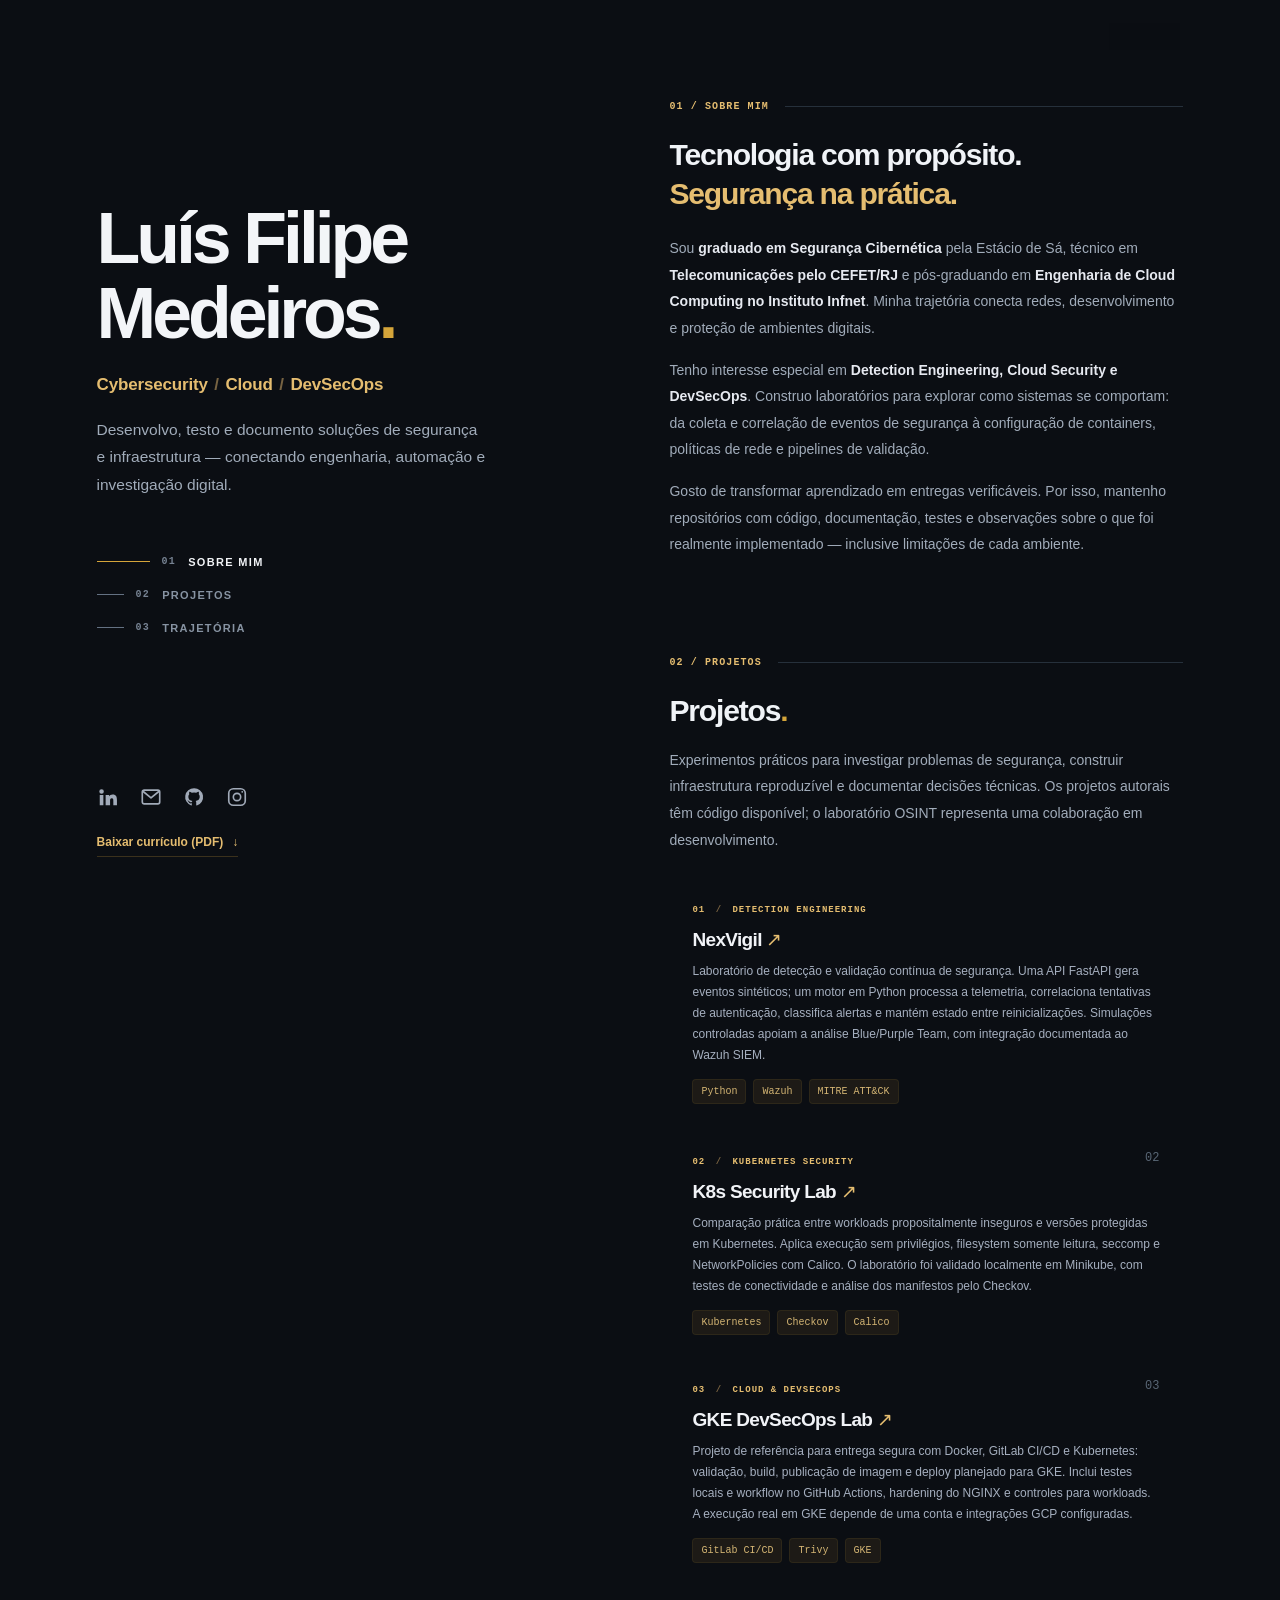
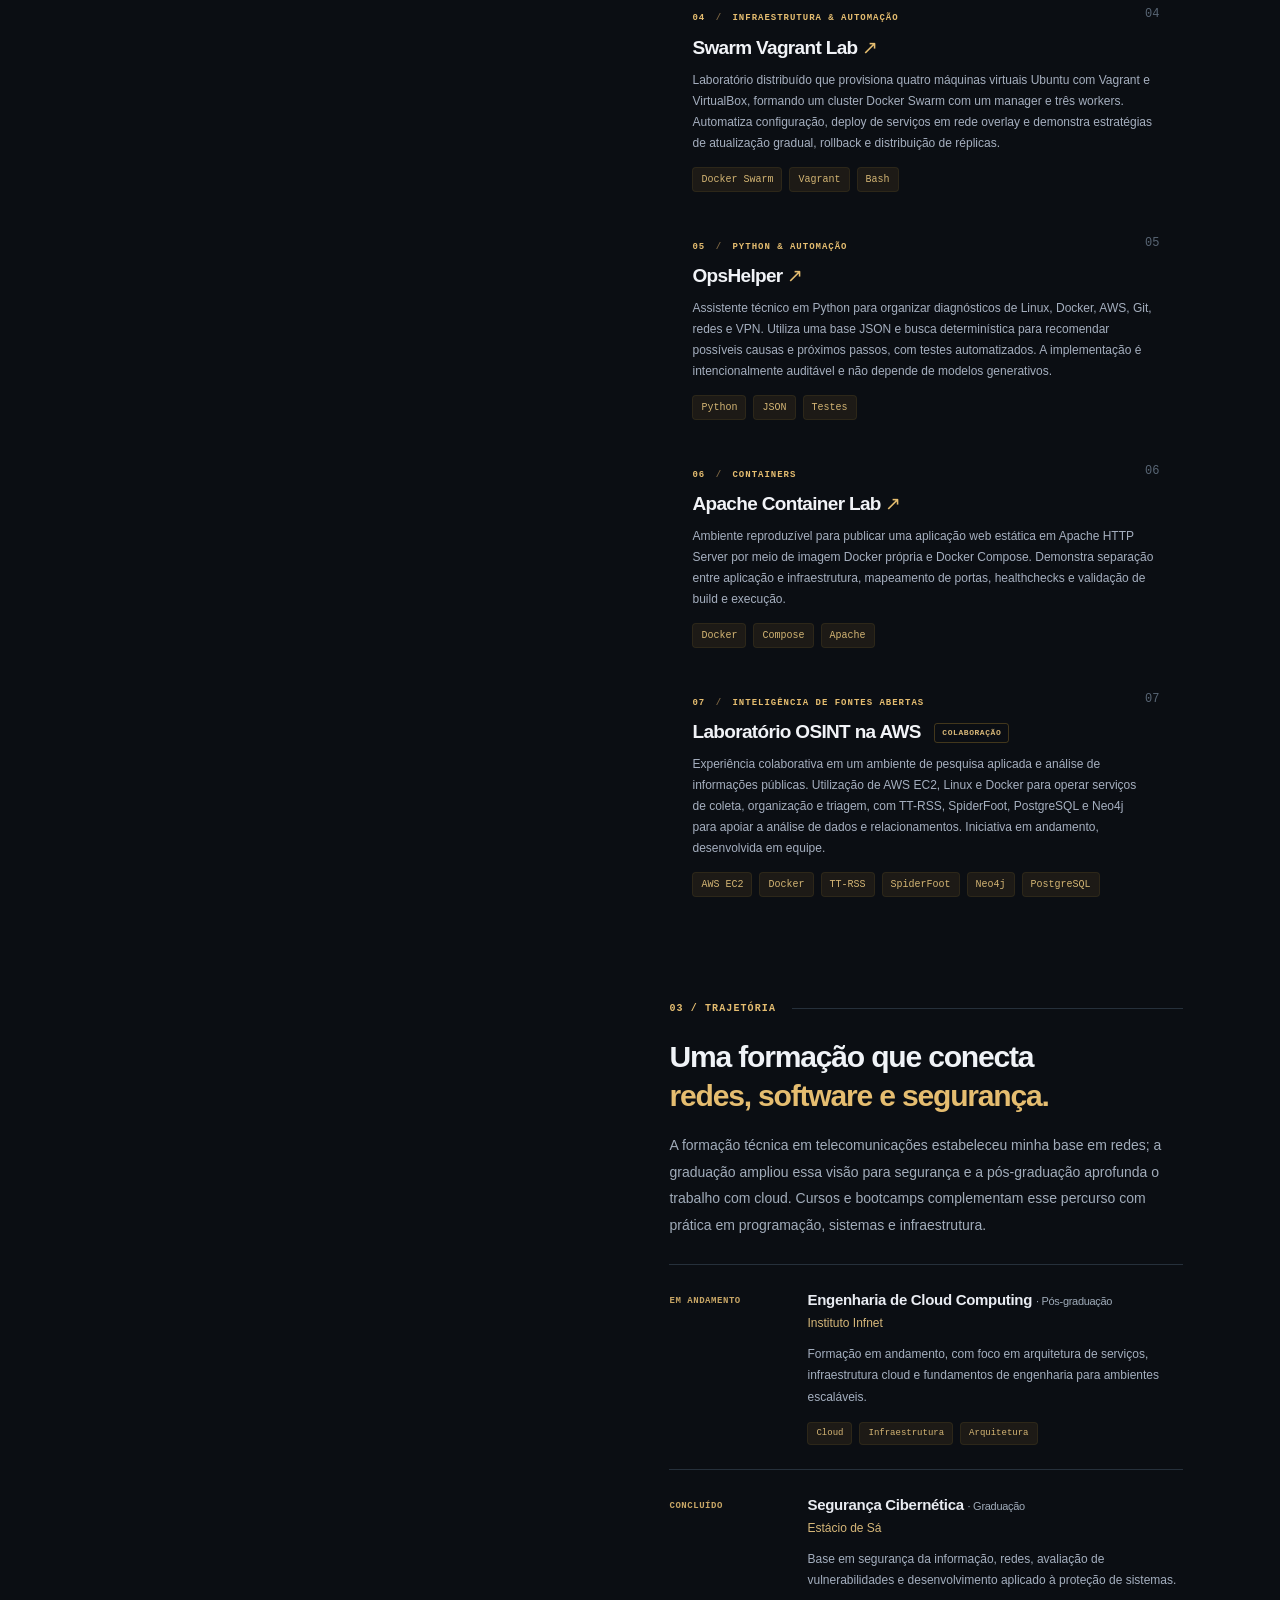
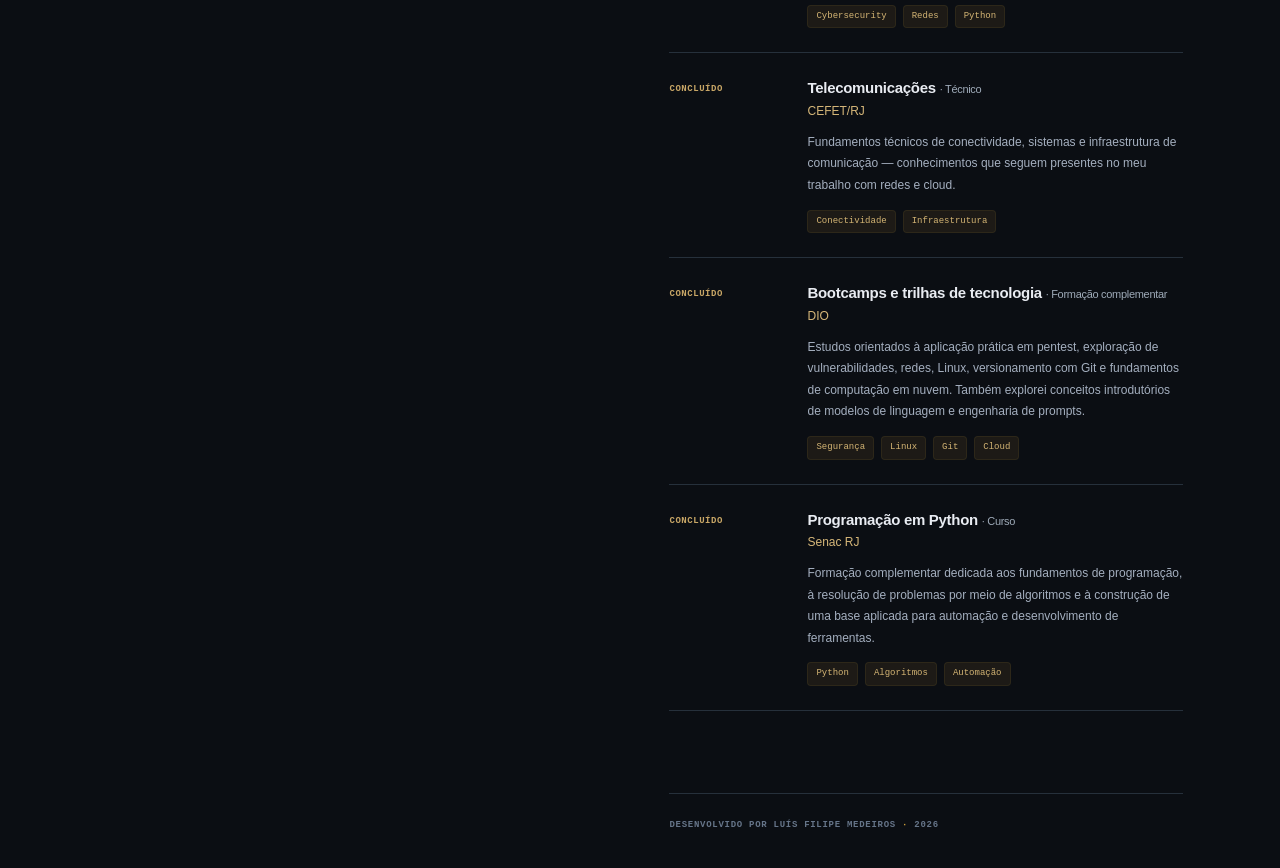
<file: index.html>
<!DOCTYPE html>
<html lang="pt-BR">
<head>
<meta charset="utf-8"/>
<meta content="width=device-width, initial-scale=1" name="viewport"/>
<meta content="#0b0e13" name="theme-color"/>
<meta content="Luís Filipe Medeiros — Cibersegurança, Cloud Computing e DevSecOps. Laboratórios, automação, investigação e projetos de infraestrutura." name="description"/>
<meta content="Luís Filipe Medeiros — Cybersecurity &amp; Cloud" property="og:title"/>
<meta content="Segurança, infraestrutura e automação. Explore os laboratórios e projetos de Luís Filipe Medeiros." property="og:description"/>
<title>Luís Filipe Medeiros | Cybersecurity · Cloud · DevSecOps</title>
<link href="assets/favicon.svg" rel="icon" type="image/svg+xml"/>
<style>
/* LF Cyber Editorial | shared styles for PT / EN */
:root{
  color-scheme:dark;
  --bg:#0b0e13; --surface:#141a23; --surface-hover:#19212d;
  --text:#e8edf5; --muted:#a1acba; --soft:#7f8d9f;
  --gold:#d5a53a; --gold-light:#e5bd70; --border:#26303b;
  font-family:Inter,ui-sans-serif,"Segoe UI",Arial,sans-serif;
}
*{box-sizing:border-box}
html{scroll-behavior:smooth;scroll-padding-top:30px}
body{margin:0;min-height:100vh;background:var(--bg);color:var(--text);-webkit-font-smoothing:antialiased;line-height:1.65}
a{color:inherit;text-decoration:none}
a:focus-visible{outline:2px solid var(--gold-light);outline-offset:4px;border-radius:3px}
::selection{background:var(--gold);color:#111}
.skip-link{position:fixed;left:1rem;top:-6rem;padding:.65rem 1rem;border-radius:4px;background:var(--gold);color:#111;z-index:20}
.skip-link:focus{top:1rem}
.pointer-glow{position:fixed;left:0;top:0;width:660px;height:660px;pointer-events:none;z-index:0;opacity:0;background:radial-gradient(circle,rgba(213,165,58,.13) 0%,rgba(213,165,58,.055) 30%,transparent 66%);transition:opacity .3s ease;transform:translate3d(-1000px,-1000px,0);will-change:transform}
.pointer-glow.is-visible{opacity:1}
.shell{position:relative;z-index:1;width:min(1220px,100%);padding:0 clamp(25px,5.2vw,78px);margin:0 auto}
.layout{display:grid;grid-template-columns:minmax(0,46%) minmax(0,54%);gap:clamp(34px,5.7vw,95px)}
.sidebar{position:sticky;top:0;align-self:start;display:flex;flex-direction:column;justify-content:center;height:100vh;height:100dvh;min-height:0;padding:0;overflow:hidden}
.identity{position:relative;transform:translateY(-26px)}
.micro-label{display:flex;align-items:center;gap:12px;color:var(--gold);font:700 10px/1.5 ui-monospace,SFMono-Regular,Consolas,monospace;letter-spacing:.15em;margin:0 0 24px}
.micro-rule{height:1px;width:29px;background:var(--gold)}
h1,h2,h3,p{margin-top:0}
h1{font-size:clamp(51px,5vw,74px);font-weight:800;line-height:1.08;letter-spacing:-.055em;color:#f3f5f8;margin:0 0 20px}
.gold-dot{color:var(--gold)}
.role{margin:0 0 18px;color:var(--gold-light);font-weight:600;font-size:clamp(14px,1.4vw,17px);line-height:1.55;letter-spacing:-.01em}
.role span{color:#776342;padding:0 2px}
.lead{font-size:15.5px;line-height:1.78;color:var(--muted);max-width:390px;margin:0}
.side-nav{display:flex;flex-direction:column;align-items:flex-start;gap:15px;margin-top:54px}
.side-nav a{display:flex;align-items:center;gap:12px;color:#8793a2;font-size:11px;font-weight:700;letter-spacing:.12em;text-transform:uppercase;transition:color .2s ease}
.side-nav a .line{width:27px;height:1px;background:#647182;transition:width .25s ease,background .25s ease}
.side-nav a .nav-num{font:600 10px/1 ui-monospace,Consolas,monospace;color:#768292}
.side-nav a:hover,.side-nav a.active{color:#f1f3f6}
.side-nav a:hover .line,.side-nav a.active .line{width:53px;background:var(--gold)}
.sidebar-bottom{position:absolute;left:0;bottom:clamp(25px,4.8vh,54px);padding-top:0}
.socials{display:flex;gap:20px;align-items:center;margin:0 0 20px}
.socials a{display:flex;align-items:center;justify-content:center;height:23px;width:23px;color:#a1aab8;transition:color .2s ease,transform .2s ease}
.socials a:hover{color:var(--gold-light);transform:translateY(-2px)}
.socials svg{width:22px;height:22px;stroke:currentColor;stroke-width:1.8;stroke-linecap:round;stroke-linejoin:round;fill:none}
.socials a:nth-child(1) svg,.socials a:nth-child(3) svg{stroke:none;fill:currentColor}
.socials svg .dot{fill:currentColor;stroke:none}
.resume-link{font-size:12px;color:var(--gold-light);font-weight:600;border-bottom:1px solid rgba(213,165,58,.24);padding-bottom:3px;transition:border-color .2s}
.resume-link span{padding-left:4px;display:inline-block;transition:transform .2s}
.resume-link:hover{border-color:var(--gold-light)}
.resume-link:hover span{transform:translate(2px,-2px)}
.content{min-width:0;padding:clamp(62px,11vh,112px) 0 0}
.section{padding:0 0 82px;scroll-margin-top:40px}
.section-label{display:flex;align-items:center;gap:16px;color:var(--gold-light);font:700 10px/1.5 ui-monospace,SFMono-Regular,Consolas,monospace;letter-spacing:.11em;margin-bottom:21px;white-space:nowrap}
.label-line{flex:1;height:1px;background:var(--border)}
.section h2{font-size:clamp(27px,2.35vw,35px);font-weight:740;line-height:1.3;letter-spacing:-.04em;margin:0 0 22px;color:#f0f3f7}
.section h2 em{font-style:normal;color:var(--gold-light)}
.prose p,.section-description{font-size:14px;line-height:1.9;color:var(--muted);margin:0 0 15px}
.prose strong{font-weight:650;color:#e6e9f0}
.section-description{margin-top:-5px;margin-bottom:26px}
.projects-list{display:grid;gap:12px}
.project{position:relative;display:flex;align-items:center;overflow:hidden;padding:21px 23px;min-height:175px;background:rgba(20,26,35,.78);border:1px solid var(--border);border-radius:7px;isolation:isolate;transition:transform .22s ease,border-color .22s ease,background .22s ease}
a.project:hover{transform:translateY(-2px);background:rgba(27,34,46,.94);border-color:rgba(213,165,58,.55)}
.project-copy{min-width:0;position:relative;z-index:1}
.project.featured{min-height:222px;background:linear-gradient(120deg,rgba(24,30,39,.98),rgba(19,25,34,.83));border-color:rgba(189,147,80,.4)}
.featured .project-copy{max-width:100%}
.project-category{font:700 9px/1.5 ui-monospace,SFMono-Regular,Consolas,monospace;letter-spacing:.11em;color:var(--gold-light);margin-bottom:9px}
.project-category span{padding:0 4px;color:#7b6542}
.project h3{color:#f1f3f7;font-size:19px;line-height:1.4;font-weight:730;letter-spacing:-.035em;margin:0 0 8px}
.external-arrow{font-size:19px;font-weight:400;color:var(--gold-light);display:inline-block;transform:translate(0,0);transition:transform .2s ease}
a.project:hover .external-arrow{transform:translate(3px,-3px)}
.project p{font-size:12px;line-height:1.75;color:#a5afbf;margin:0 0 13px}
.tags{display:flex;gap:7px;flex-wrap:wrap}
.tags span{font:500 10px/1.3 ui-monospace,Consolas,monospace;background:rgba(213,165,58,.085);color:#d4b574;border:1px solid rgba(213,165,58,.09);padding:5px 8px;border-radius:4px;white-space:nowrap}
.project-number{position:absolute;right:23px;top:17px;color:#596675;font:400 12px/1 ui-monospace,Consolas,monospace}
.project.collaborative{min-height:190px;border-color:rgba(213,165,58,.26);background:rgba(20,26,35,.62)}
.project.collaborative .project-copy{padding-right:10px}
.collab-label{display:inline-flex;align-items:center;vertical-align:middle;margin-left:9px;padding:4px 7px;border:1px solid rgba(213,165,58,.27);border-radius:3px;color:#d7b778;font:700 8px/1.2 ui-monospace,Consolas,monospace;letter-spacing:.07em;white-space:nowrap}
.journey .section-description{margin-bottom:26px}
.timeline{border-top:1px solid var(--border)}
.timeline-date{text-transform:uppercase;white-space:nowrap}
.timeline-entry{display:grid;grid-template-columns:118px minmax(0,1fr);gap:20px;padding:24px 0;border-bottom:1px solid var(--border);transition:background .2s}
.timeline-date{color:#c8a666;letter-spacing:.06em;font:650 9px/1.6 ui-monospace,Consolas,monospace;padding-top:5px}
.timeline-body h3{font-size:15px;font-weight:720;letter-spacing:-.02em;line-height:1.45;margin:0 0 2px;color:#e9ecf2}
.timeline-kind{font-size:11px;color:#9fabb9;font-weight:450;white-space:normal}
.timeline-organization{color:#d6b779!important;font-size:12px!important;margin-bottom:9px!important}
.timeline-body p{font-size:12px;line-height:1.8;color:#a4afbf;margin:0 0 13px}
.timeline-body .tags span{font-size:9px}
.collaboration{margin-top:21px;border:1px solid rgba(178,141,81,.26);border-radius:7px;background:rgba(20,26,35,.8);padding:21px 23px}
.collab-top{display:flex;align-items:center;gap:10px;color:var(--gold-light);font:700 9px/1.5 ui-monospace,Consolas,monospace;letter-spacing:.11em;margin-bottom:9px}
.collab-mark{font-size:18px;font-weight:400}
.collaboration h3{font-size:17px;line-height:1.4;margin:0 0 8px}
.collaboration p{font-size:12px;line-height:1.8;color:#a4afbf;margin:0 0 13px}
.footer{padding:23px 0 35px;border-top:1px solid var(--border);font:600 9px/1.8 ui-monospace,Consolas,monospace;letter-spacing:.08em;color:#667589}
.footer span{color:var(--gold)}
/* Cyber Editorial: cards that are invisible until interaction. */
.projects-list{display:grid;gap:5px}
.project,.project.featured,.project.collaborative{
  min-height:0;padding:21px 22px;background:transparent;border:1px solid transparent;
  border-radius:7px;transform:translateY(0);transition:background .24s ease,border-color .24s ease,opacity .24s ease,filter .24s ease,transform .24s ease;
}
.project.featured{padding-top:24px;padding-bottom:24px}
.project:is(:hover,:focus-visible),.project.featured:is(:hover,:focus-visible),.project.collaborative:hover{
  background:rgba(30,38,50,.82);border-color:rgba(213,165,58,.20);transform:translateY(-2px);
}
.projects-list:has(.project:hover) .project:not(:hover),
.projects-list:has(.project:focus-visible) .project:not(:focus-visible){opacity:.44;filter:blur(.65px)}
.project.collaborative{cursor:default}
@media(hover:none){.projects-list .project{opacity:1!important;filter:none!important}}
@media(max-width:1100px){
  .shell{padding:0 40px}.layout{grid-template-columns:minmax(0,43%) minmax(0,57%);gap:43px}
  h1{font-size:clamp(42px,4.5vw,56px)}.role{font-size:13px}
  .lead{font-size:14px}.featured .project-copy{max-width:100%}
}
@media(max-width:850px){
  .shell{padding:0 clamp(22px,6vw,52px)}.layout{display:block}
  .sidebar{position:static;min-height:0;height:auto;padding:76px 0 53px;justify-content:flex-start;overflow:visible}
  .identity{transform:none}
  .micro-label{margin-bottom:18px}h1{font-size:clamp(45px,8vw,64px)}
  .role{font-size:15px}.lead{max-width:620px;font-size:14px}
  .side-nav{display:none}.sidebar-bottom{position:static;padding-top:31px}.socials{margin-bottom:16px}
  .content{padding:0}.section{padding-bottom:76px;scroll-margin-top:70px}
  .section-label{margin-bottom:18px}
  .section.about{padding-top:0}
  .pointer-glow{display:none}
}
@media(max-width:520px){
  .shell{padding:0 23px}.sidebar{padding-top:59px;padding-bottom:49px}
  h1{font-size:clamp(42px,10vw,54px)}.role{font-size:13px}
  .section h2{font-size:27px}.prose p{font-size:13.5px}
  .project{padding:21px 19px;min-height:0}.project.featured{min-height:0}
  .featured .project-copy{max-width:100%}
  .timeline-entry{grid-template-columns:1fr;gap:6px;padding:20px 0}.timeline-date{padding:0}
  .collaboration{padding:20px 18px}
}
@media(prefers-reduced-motion:reduce){
  html{scroll-behavior:auto}
  *,*::before,*::after{animation:none!important;transition:none!important}
  .pointer-glow{display:none}
}
/* Desktop sidebar height: always exactly one viewport, no delayed sticky shift. */
@media (min-width:851px) and (max-height:740px){
  .sidebar{padding-top:0;padding-bottom:0}
  .micro-label{margin-bottom:12px}h1{font-size:clamp(39px,4vw,56px);margin-bottom:12px}
  .role{margin-bottom:10px}.lead{font-size:12px;line-height:1.6}
  .side-nav{margin-top:20px;gap:10px}.sidebar-bottom{padding-top:12px}
  .socials{margin-bottom:10px}
  .identity{transform:translateY(-7px)}
}
@media (min-width:851px) and (max-height:530px){
  .sidebar{padding-top:0;padding-bottom:0}
  .micro-label{margin-bottom:6px}h1{font-size:37px;margin-bottom:7px}
  .role{font-size:11px;margin-bottom:6px}.lead{font-size:11px;line-height:1.4}
  .side-nav{margin-top:10px;gap:5px}.sidebar-bottom{bottom:10px}.socials{margin-bottom:7px}
  .identity{transform:none}
}
/* v3.4: editorial name hierarchy + compact language selector */
@media (min-width:1101px){
  h1{font-size:clamp(70px,5.6vw,86px);line-height:1.05;letter-spacing:-.057em}
  .identity{transform:translateY(-31px)}
}
@media (min-width:851px) and (max-width:1100px){
  h1{font-size:clamp(47px,5.3vw,63px);line-height:1.06}
  .identity{transform:translateY(-25px)}
}
@media (min-width:851px) and (max-height:740px){
  h1{font-size:clamp(43px,4.6vw,61px)}
  .identity{transform:translateY(-7px)}
}
@media (min-width:851px) and (max-height:530px){
  h1{font-size:37px}
  .identity{transform:none}
}
.lang-switch{position:fixed;z-index:10;top:23px;right:max(24px,calc((100vw - 1220px)/2 + 70px));display:flex;align-items:center;gap:8px;padding:5px 9px;background:rgba(11,14,19,.8);border:1px solid rgba(213,165,58,.13);border-radius:5px;backdrop-filter:blur(8px);font:700 10px/1.5 ui-monospace,Consolas,monospace;letter-spacing:.08em}
.lang-switch a{color:#8e9bac;transition:color .2s ease}
.lang-switch a[aria-current="page"],.lang-switch a:hover{color:var(--gold-light)}
.lang-switch span{color:#596475}
.lang-switch a:focus-visible{outline-offset:3px}
.resume-link{display:inline-flex;align-items:center;gap:5px}
@media(max-width:850px){.lang-switch{top:17px;right:21px}.identity{transform:none}}
@media(max-width:520px){.lang-switch{top:14px;right:15px}}

</style>
</head>
<body>
<nav aria-label="Selecionar idioma" class="lang-switch"><a aria-current="page" href="index.html" hreflang="pt-BR" lang="pt-BR">PT</a><span aria-hidden="true">/</span><a href="en/index.html" hreflang="en" lang="en">EN</a></nav><a class="skip-link" href="#conteudo">Ir para o conteúdo</a>
<div aria-hidden="true" class="pointer-glow"></div>
<div class="shell">
<div class="layout">
<header class="sidebar" id="inicio">
<div class="identity">
<h1>Luís Filipe<br/><span>Medeiros<span class="gold-dot">.</span></span></h1>
<h2 class="role">Cybersecurity <span>/</span> Cloud <span>/</span> DevSecOps</h2>
<p class="lead">Desenvolvo, testo e documento soluções de segurança e infraestrutura — conectando engenharia, automação e investigação digital.</p>
<nav aria-label="Navegação principal" class="side-nav">
<a aria-current="location" class="active" href="#sobre"><span class="line"></span><span class="nav-num">01</span><span>Sobre mim</span></a>
<a href="#projetos"><span class="line"></span><span class="nav-num">02</span><span>Projetos</span></a>
<a href="#trajetoria"><span class="line"></span><span class="nav-num">03</span><span>Trajetória</span></a>
</nav>
</div>
<div class="sidebar-bottom">
<div aria-label="Redes e contato" class="socials">
<a aria-label="LinkedIn" href="https://www.linkedin.com/in/luis-filipe-medeiros" rel="noopener noreferrer" target="_blank" title="LinkedIn">
<svg aria-hidden="true" viewbox="0 0 24 24"><path d="M4.98 3.5a2.48 2.48 0 1 0 0 4.96 2.48 2.48 0 0 0 0-4.96ZM3 9.76h3.96V21H3zM9.42 9.76h3.8v1.54h.05c.53-.97 1.82-1.99 3.75-1.99 4.01 0 4.75 2.64 4.75 6.08V21h-3.96v-4.96c0-1.18-.02-2.69-1.64-2.69-1.65 0-1.91 1.28-1.91 2.61V21H9.42z"></path></svg>
</a>
<a aria-label="Enviar e-mail" href="mailto:lfmedeiros.rj@gmail.com" title="E-mail">
<svg aria-hidden="true" viewbox="0 0 24 24"><rect height="15" rx="2" width="19" x="2.5" y="4.5"></rect><path d="m3.5 6 8.5 7 8.5-7"></path></svg>
</a>
<a aria-label="GitHub" href="https://github.com/lfmos" rel="noopener noreferrer" target="_blank" title="GitHub">
<svg aria-hidden="true" viewbox="0 0 24 24"><path d="M12 2.4a9.65 9.65 0 0 0-3.05 18.8c.49.09.66-.21.66-.47v-1.82c-2.69.58-3.26-1.14-3.26-1.14-.44-1.12-1.07-1.41-1.07-1.41-.88-.6.07-.59.07-.59.97.07 1.48 1 1.48 1 .86 1.47 2.27 1.05 2.82.81.09-.63.33-1.05.61-1.29-2.15-.24-4.41-1.07-4.41-4.78 0-1.06.38-1.92 1-2.6-.1-.24-.43-1.23.1-2.56 0 0 .82-.26 2.66 1a9.25 9.25 0 0 1 4.84 0c1.85-1.26 2.66-1 2.66-1 .53 1.33.2 2.32.1 2.56.62.68 1 1.54 1 2.6 0 3.72-2.26 4.53-4.43 4.77.34.3.65.9.65 1.82v2.7c0 .26.18.57.67.47A9.65 9.65 0 0 0 12 2.4Z"></path></svg>
</a>

<a aria-label="Instagram" href="https://www.instagram.com/luisfilipe_ms/" rel="noopener noreferrer" target="_blank" title="Instagram">
<svg aria-hidden="true" viewbox="0 0 24 24"><rect height="18" rx="5" width="18" x="3" y="3"></rect><circle cx="12" cy="12" r="4"></circle><circle class="dot" cx="17.7" cy="6.4" r="1"></circle></svg>
</a>
</div>
<a aria-label="Baixar currículo em português (PDF, 2 páginas)" class="resume-link" download="Luis_Filipe_Medeiros_Curriculo_PT.pdf" href="assets/curriculo-luis-filipe-pt.pdf">Baixar currículo (PDF) <span aria-hidden="true">↓</span></a>
</div>
</header>
<main class="content" id="conteudo">
<section aria-labelledby="sobre-titulo" class="section about" id="sobre">
<div class="section-label"><span>01 / SOBRE MIM</span><span class="label-line"></span></div>
<h2 id="sobre-titulo">Tecnologia com propósito.<br/><em>Segurança na prática.</em></h2>
<div class="prose">
<p>Sou <strong>graduado em Segurança Cibernética</strong> pela Estácio de Sá, técnico em <strong>Telecomunicações pelo CEFET/RJ</strong> e pós-graduando em <strong>Engenharia de Cloud Computing no Instituto Infnet</strong>. Minha trajetória conecta redes, desenvolvimento e proteção de ambientes digitais.</p>
<p>Tenho interesse especial em <strong>Detection Engineering, Cloud Security e DevSecOps</strong>. Construo laboratórios para explorar como sistemas se comportam: da coleta e correlação de eventos de segurança à configuração de containers, políticas de rede e pipelines de validação.</p>
<p>Gosto de transformar aprendizado em entregas verificáveis. Por isso, mantenho repositórios com código, documentação, testes e observações sobre o que foi realmente implementado — inclusive limitações de cada ambiente.</p>
</div>
</section>
<section aria-labelledby="projetos-titulo" class="section projects" id="projetos">
<div class="section-label"><span>02 / PROJETOS</span><span class="label-line"></span></div>
<h2 id="projetos-titulo">Projetos<span class="gold-dot">.</span></h2>
<p class="section-description">Experimentos práticos para investigar problemas de segurança, construir infraestrutura reproduzível e documentar decisões técnicas. Os projetos autorais têm código disponível; o laboratório OSINT representa uma colaboração em desenvolvimento.</p>
<div class="projects-list">
<a aria-label="Abrir NexVigil no GitHub" class="project featured" href="https://github.com/lfmos/Nexvigil" rel="noopener noreferrer" target="_blank">
<div class="project-copy">
<div class="project-category">01 <span>/</span> DETECTION ENGINEERING</div>
<h3>NexVigil <span aria-hidden="true" class="external-arrow">↗</span></h3>
<p>Laboratório de detecção e validação contínua de segurança. Uma API FastAPI gera eventos sintéticos; um motor em Python processa a telemetria, correlaciona tentativas de autenticação, classifica alertas e mantém estado entre reinicializações. Simulações controladas apoiam a análise Blue/Purple Team, com integração documentada ao Wazuh SIEM.</p>
<div class="tags"><span>Python</span><span>Wazuh</span><span>MITRE ATT&amp;CK</span></div>
</div>
</a>
<a class="project" href="https://github.com/lfmos/k8s-security-lab" rel="noopener noreferrer" target="_blank">
<div class="project-copy"><div class="project-category">02 <span>/</span> KUBERNETES SECURITY</div><h3>K8s Security Lab <span aria-hidden="true" class="external-arrow">↗</span></h3>
<p>Comparação prática entre workloads propositalmente inseguros e versões protegidas em Kubernetes. Aplica execução sem privilégios, filesystem somente leitura, seccomp e NetworkPolicies com Calico. O laboratório foi validado localmente em Minikube, com testes de conectividade e análise dos manifestos pelo Checkov.</p>
<div class="tags"><span>Kubernetes</span><span>Checkov</span><span>Calico</span></div></div>
<span aria-hidden="true" class="project-number">02</span>
</a>
<a class="project" href="https://github.com/lfmos/gke-devsecops-lab" rel="noopener noreferrer" target="_blank">
<div class="project-copy"><div class="project-category">03 <span>/</span> CLOUD &amp; DEVSECOPS</div><h3>GKE DevSecOps Lab <span aria-hidden="true" class="external-arrow">↗</span></h3>
<p>Projeto de referência para entrega segura com Docker, GitLab CI/CD e Kubernetes: validação, build, publicação de imagem e deploy planejado para GKE. Inclui testes locais e workflow no GitHub Actions, hardening do NGINX e controles para workloads. A execução real em GKE depende de uma conta e integrações GCP configuradas.</p>
<div class="tags"><span>GitLab CI/CD</span><span>Trivy</span><span>GKE</span></div></div>
<span aria-hidden="true" class="project-number">03</span>
</a>
<a class="project" href="https://github.com/lfmos/swarm-vagrant-lab" rel="noopener noreferrer" target="_blank">
<div class="project-copy"><div class="project-category">04 <span>/</span> INFRAESTRUTURA &amp; AUTOMAÇÃO</div><h3>Swarm Vagrant Lab <span aria-hidden="true" class="external-arrow">↗</span></h3>
<p>Laboratório distribuído que provisiona quatro máquinas virtuais Ubuntu com Vagrant e VirtualBox, formando um cluster Docker Swarm com um manager e três workers. Automatiza configuração, deploy de serviços em rede overlay e demonstra estratégias de atualização gradual, rollback e distribuição de réplicas.</p>
<div class="tags"><span>Docker Swarm</span><span>Vagrant</span><span>Bash</span></div></div>
<span aria-hidden="true" class="project-number">04</span>
</a>
<a class="project" href="https://github.com/lfmos/opshelper" rel="noopener noreferrer" target="_blank">
<div class="project-copy"><div class="project-category">05 <span>/</span> PYTHON &amp; AUTOMAÇÃO</div><h3>OpsHelper <span aria-hidden="true" class="external-arrow">↗</span></h3>
<p>Assistente técnico em Python para organizar diagnósticos de Linux, Docker, AWS, Git, redes e VPN. Utiliza uma base JSON e busca determinística para recomendar possíveis causas e próximos passos, com testes automatizados. A implementação é intencionalmente auditável e não depende de modelos generativos.</p>
<div class="tags"><span>Python</span><span>JSON</span><span>Testes</span></div></div>
<span aria-hidden="true" class="project-number">05</span>
</a>
<a class="project" href="https://github.com/lfmos/apache-container-lab" rel="noopener noreferrer" target="_blank">
<div class="project-copy"><div class="project-category">06 <span>/</span> CONTAINERS</div><h3>Apache Container Lab <span aria-hidden="true" class="external-arrow">↗</span></h3>
<p>Ambiente reproduzível para publicar uma aplicação web estática em Apache HTTP Server por meio de imagem Docker própria e Docker Compose. Demonstra separação entre aplicação e infraestrutura, mapeamento de portas, healthchecks e validação de build e execução.</p>
<div class="tags"><span>Docker</span><span>Compose</span><span>Apache</span></div></div>
<span aria-hidden="true" class="project-number">06</span>
</a>
<article aria-label="Laboratório OSINT na AWS, participação colaborativa em andamento" class="project collaborative">
<div class="project-copy">
<div class="project-category">07 <span>/</span> INTELIGÊNCIA DE FONTES ABERTAS</div>
<h3>Laboratório OSINT na AWS <span class="collab-label">COLABORAÇÃO</span></h3>
<p>Experiência colaborativa em um ambiente de pesquisa aplicada e análise de informações públicas. Utilização de AWS EC2, Linux e Docker para operar serviços de coleta, organização e triagem, com TT-RSS, SpiderFoot, PostgreSQL e Neo4j para apoiar a análise de dados e relacionamentos. Iniciativa em andamento, desenvolvida em equipe.</p>
<div class="tags"><span>AWS EC2</span><span>Docker</span><span>TT-RSS</span><span>SpiderFoot</span><span>Neo4j</span><span>PostgreSQL</span></div>
</div>
<span aria-hidden="true" class="project-number">07</span>
</article>
</div>
</section>
<section aria-labelledby="trajetoria-titulo" class="section journey" id="trajetoria">
<div class="section-label"><span>03 / TRAJETÓRIA</span><span class="label-line"></span></div>
<h2 id="trajetoria-titulo">Uma formação que conecta<br/><em>redes, software e segurança.</em></h2>
<p class="section-description">A formação técnica em telecomunicações estabeleceu minha base em redes; a graduação ampliou essa visão para segurança e a pós-graduação aprofunda o trabalho com cloud. Cursos e bootcamps complementam esse percurso com prática em programação, sistemas e infraestrutura.</p>
<div aria-label="Formação acadêmica" class="timeline">
<article class="timeline-entry">
<span class="timeline-date">EM ANDAMENTO</span>
<div class="timeline-body"><h3>Engenharia de Cloud Computing <span class="timeline-kind">· Pós-graduação</span></h3><p class="timeline-organization">Instituto Infnet</p><p>Formação em andamento, com foco em arquitetura de serviços, infraestrutura cloud e fundamentos de engenharia para ambientes escaláveis.</p><div class="tags"><span>Cloud</span><span>Infraestrutura</span><span>Arquitetura</span></div></div>
</article>
<article class="timeline-entry">
<span class="timeline-date">CONCLUÍDO</span>
<div class="timeline-body"><h3>Segurança Cibernética <span class="timeline-kind">· Graduação</span></h3><p class="timeline-organization">Estácio de Sá</p><p>Base em segurança da informação, redes, avaliação de vulnerabilidades e desenvolvimento aplicado à proteção de sistemas.</p><div class="tags"><span>Cybersecurity</span><span>Redes</span><span>Python</span></div></div>
</article>
<article class="timeline-entry">
<span class="timeline-date">CONCLUÍDO</span>
<div class="timeline-body"><h3>Telecomunicações <span class="timeline-kind">· Técnico</span></h3><p class="timeline-organization">CEFET/RJ</p><p>Fundamentos técnicos de conectividade, sistemas e infraestrutura de comunicação — conhecimentos que seguem presentes no meu trabalho com redes e cloud.</p><div class="tags"><span>Conectividade</span><span>Infraestrutura</span></div></div>
</article>
<article class="timeline-entry">
<span class="timeline-date">CONCLUÍDO</span>
<div class="timeline-body"><h3>Bootcamps e trilhas de tecnologia <span class="timeline-kind">· Formação complementar</span></h3><p class="timeline-organization">DIO</p><p>Estudos orientados à aplicação prática em pentest, exploração de vulnerabilidades, redes, Linux, versionamento com Git e fundamentos de computação em nuvem. Também explorei conceitos introdutórios de modelos de linguagem e engenharia de prompts.</p><div class="tags"><span>Segurança</span><span>Linux</span><span>Git</span><span>Cloud</span></div></div>
</article>
<article class="timeline-entry">
<span class="timeline-date">CONCLUÍDO</span>
<div class="timeline-body"><h3>Programação em Python <span class="timeline-kind">· Curso</span></h3><p class="timeline-organization">Senac RJ</p><p>Formação complementar dedicada aos fundamentos de programação, à resolução de problemas por meio de algoritmos e à construção de uma base aplicada para automação e desenvolvimento de ferramentas.</p><div class="tags"><span>Python</span><span>Algoritmos</span><span>Automação</span></div></div>
</article>
</div>
</section>
<footer class="footer">DESENVOLVIDO POR LUÍS FILIPE MEDEIROS <span>·</span> 2026</footer>
</main>
</div>
</div>
<script>
/* LF Cyber Editorial | navigation, language switch and pointer glow */
(() => {
  'use strict';
  // Language switch keeps current section (e.g., #projetos) on the destination page.
  document.querySelectorAll('.lang-switch a').forEach(link => {
    link.addEventListener('click', () => {
      const hash = location.hash;
      if (hash && ['#sobre','#projetos','#trajetoria'].includes(hash)) {
        link.href = link.href.split('#')[0] + hash;
      }
    });
  });
  // Script placed at the end of the document, after the nav and sections exist.
  const navLinks = Array.from(document.querySelectorAll('.side-nav a[href^="#"]'));
  const navSections = navLinks
    .map(link => document.getElementById(link.getAttribute('href').slice(1)))
    .filter(Boolean);
  let activeId = '';
  let rafId = 0;
  let scrollingToAnchor = false;
  let settleTimer = 0;
  const prefersReducedMotion = window.matchMedia('(prefers-reduced-motion: reduce)');
  function markActive(id) {
    if (!id || id === activeId) return;
    activeId = id;
    navLinks.forEach(link => {
      const selected = link.getAttribute('href') === '#' + id;
      link.classList.toggle('active', selected);
      if (selected) link.setAttribute('aria-current', 'location');
      else link.removeAttribute('aria-current');
    });
  }
  function findCurrentSection() {
    if (!navSections.length) return null;
    const readingLine = Math.min(window.innerHeight * 0.32, 220);
    const maxScroll = Math.max(0, document.documentElement.scrollHeight - window.innerHeight);
    // At the document bottom, the last section is the one being read.
    if (maxScroll > 0 && window.scrollY >= maxScroll - 4) return navSections[navSections.length - 1];
    let current = navSections[0];
    for (const section of navSections) {
      if (section.getBoundingClientRect().top <= readingLine) current = section;
      else break;
    }
    return current;
  }
  function updateScrollspy() {
    rafId = 0;
    if (scrollingToAnchor) return;
    const current = findCurrentSection();
    if (current) markActive(current.id);
  }
  function requestScrollspy() {
    if (!rafId) rafId = requestAnimationFrame(updateScrollspy);
  }
  function finishNavigation() {
    if (!scrollingToAnchor) return;
    scrollingToAnchor = false;
    clearTimeout(settleTimer);
    // The clicked link remains selected until the animation completes.
    requestScrollspy();
  }
  navLinks.forEach(link => {
    link.addEventListener('click', event => {
      const id = link.getAttribute('href').slice(1);
      const target = document.getElementById(id);
      if (!target) return;
      event.preventDefault();
      scrollingToAnchor = true;
      markActive(id);
      history.pushState(null, '', '#' + id);
      clearTimeout(settleTimer);
      const sectionTop = window.scrollY + target.getBoundingClientRect().top;
      window.scrollTo({top: Math.max(0, sectionTop - 32), behavior: prefersReducedMotion.matches ? 'instant' : 'smooth'});
      // scrollend works in current browsers; debounce covers browser differences.
      settleTimer = setTimeout(finishNavigation, 1050);
    });
  });
  window.addEventListener('scroll', () => {
    if (scrollingToAnchor) {
      clearTimeout(settleTimer);
      settleTimer = setTimeout(finishNavigation, 180);
    } else requestScrollspy();
  }, {passive: true});
  window.addEventListener('scrollend', finishNavigation, {passive: true});
  window.addEventListener('resize', requestScrollspy, {passive: true});
  window.addEventListener('popstate', () => {
    const hashId = decodeURIComponent(window.location.hash.slice(1));
    if (navSections.some(section => section.id === hashId)) markActive(hashId);
    else requestScrollspy();
  });
  requestScrollspy();
  const glow = document.querySelector('.pointer-glow');
  const finePointer = window.matchMedia('(hover: hover) and (pointer: fine)');
  if (!glow || !finePointer.matches || prefersReducedMotion.matches) return;
  let frame = 0;
  let x = -1000;
  let y = -1000;
  document.addEventListener('pointermove', event => {
    if (event.pointerType && event.pointerType !== 'mouse') return;
    x = event.clientX;
    y = event.clientY;
    if (frame) return;
    frame = requestAnimationFrame(() => {
      glow.style.transform = `translate3d(${x}px,${y}px,0) translate(-50%, -50%)`;
      glow.classList.add('is-visible');
      frame = 0;
    });
  }, {passive: true});
  document.addEventListener('pointerout', event => {
    if (!event.relatedTarget) glow.classList.remove('is-visible');
  });
  window.addEventListener('blur', () => glow.classList.remove('is-visible'));
})();

</script>
</body>
</html>
</file>
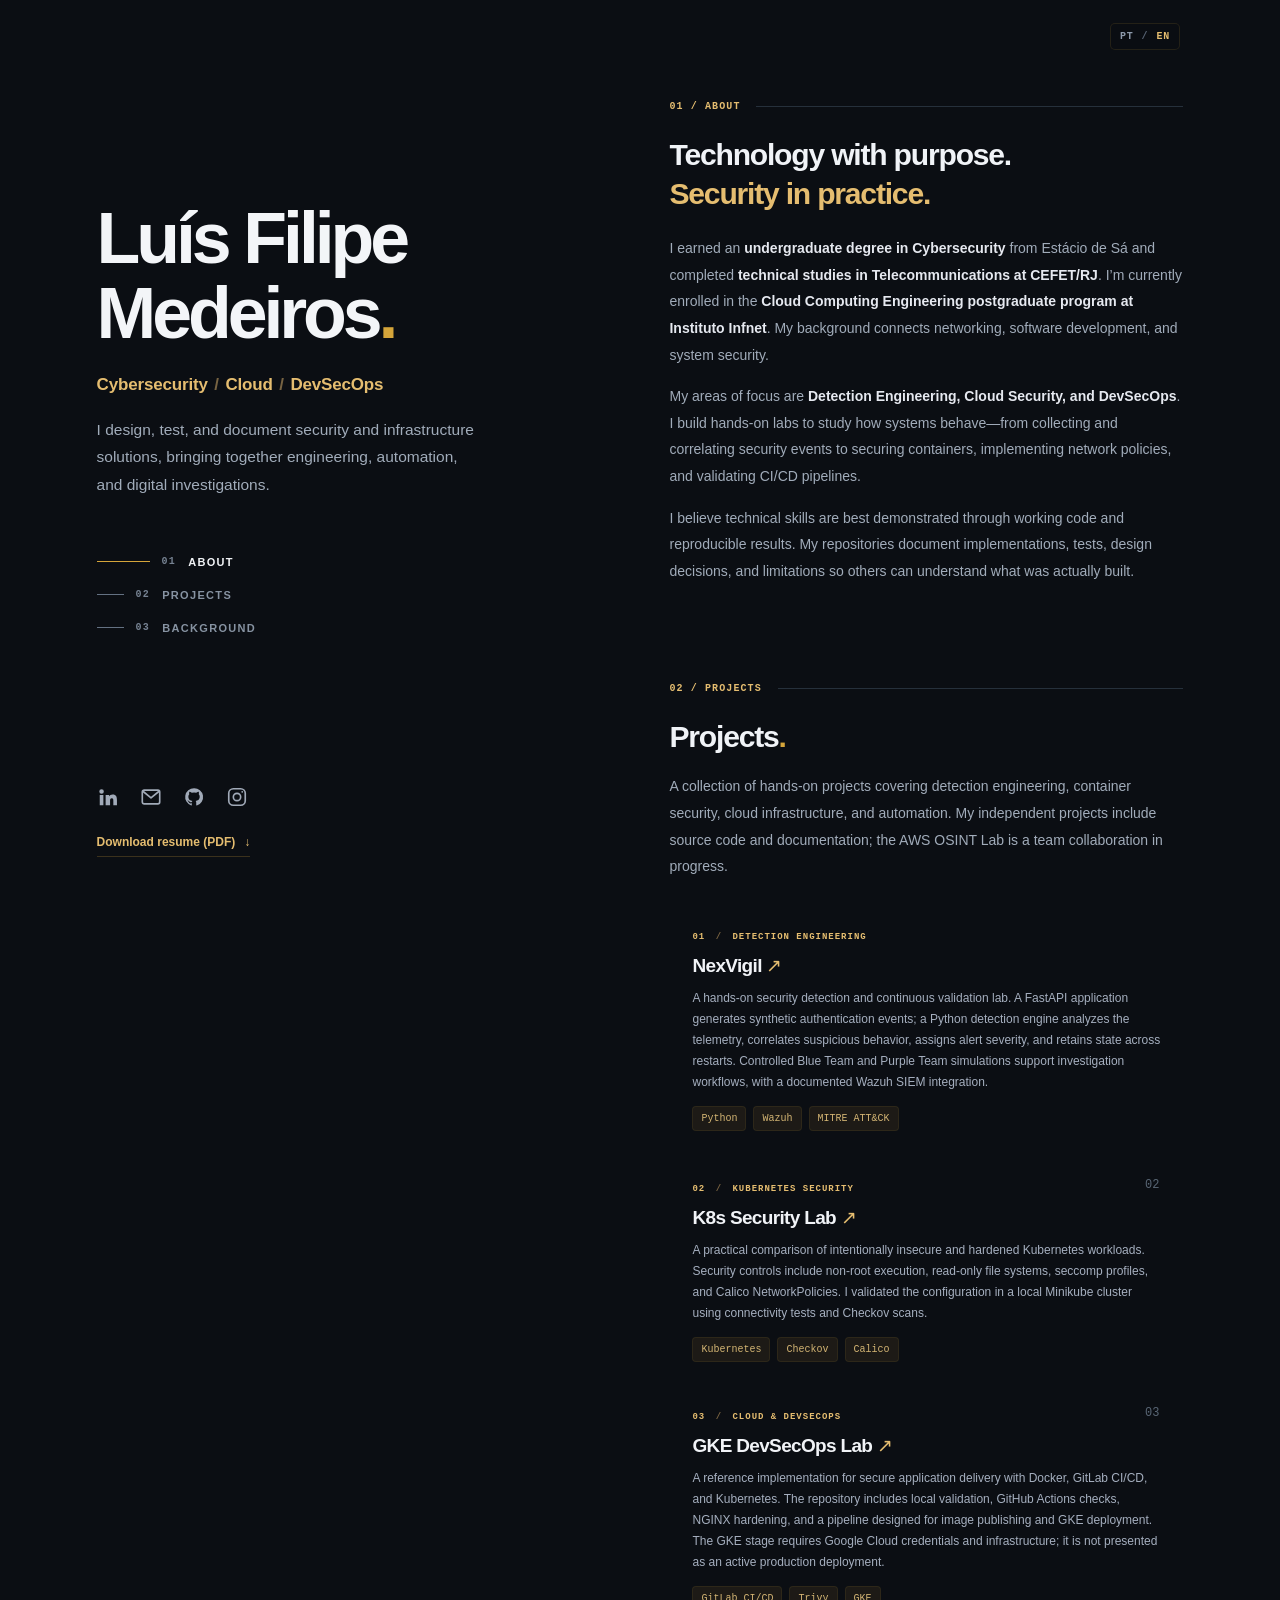
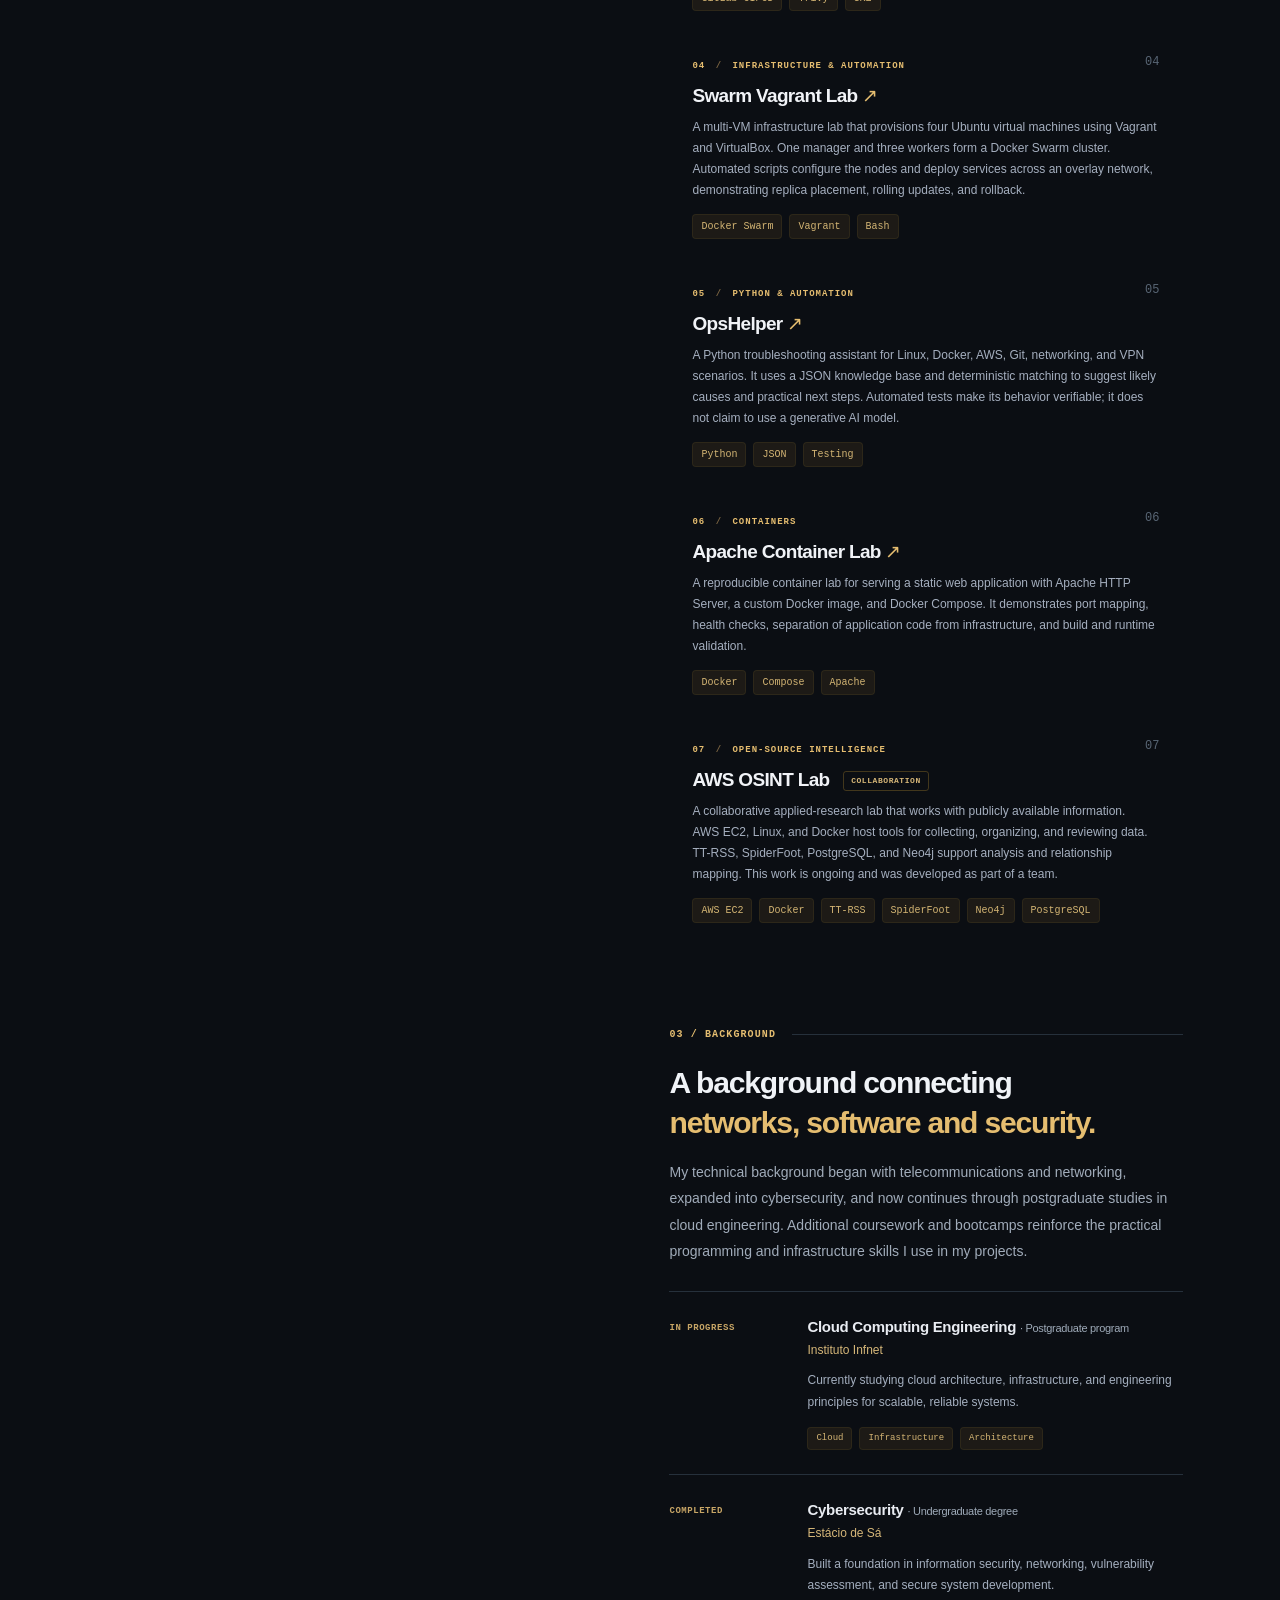
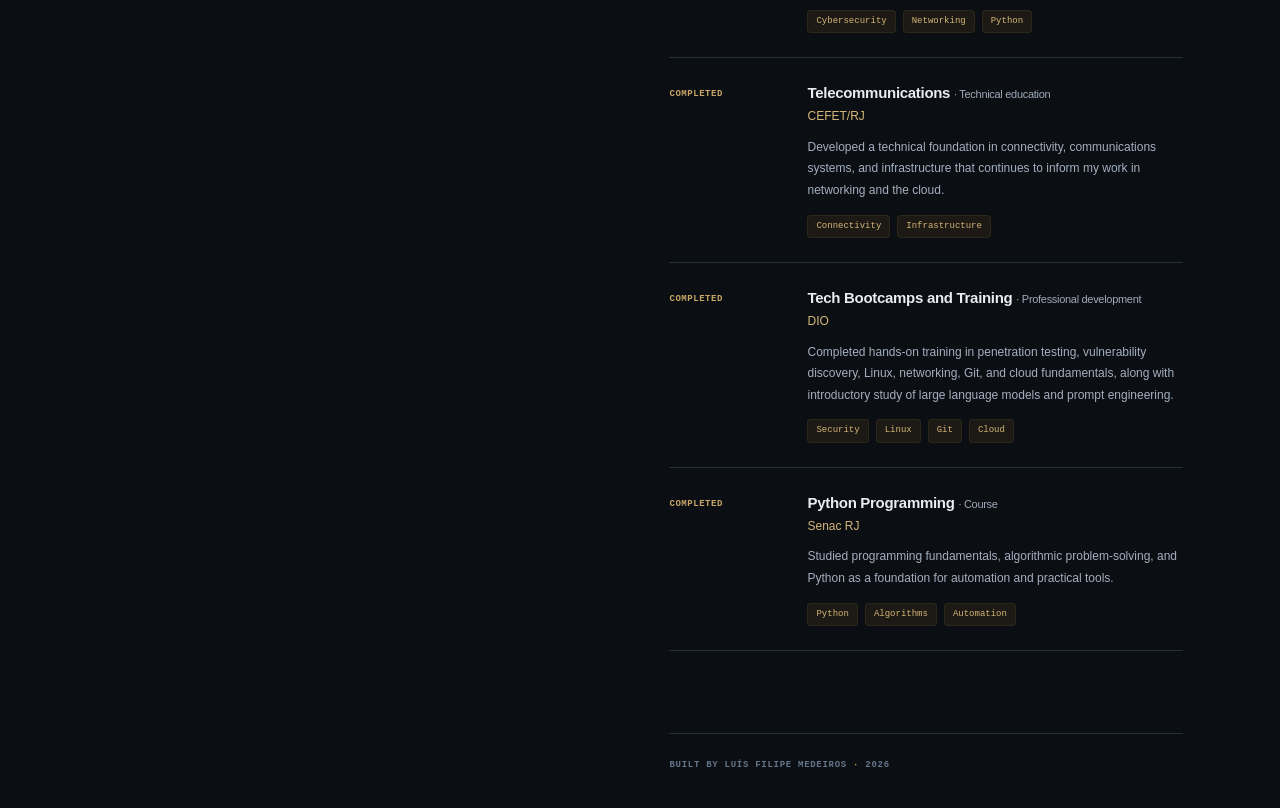
<file: en/index.html>
<!DOCTYPE html>
<html lang="en-US">
<head>
<meta charset="utf-8"/>
<meta content="width=device-width, initial-scale=1" name="viewport"/>
<meta content="#0b0e13" name="theme-color"/>
<meta content="Luís Filipe Medeiros — Cybersecurity, Cloud Security and DevSecOps. Hands-on projects in security monitoring, automation, and infrastructure." name="description"/>
<meta content="Luís Filipe Medeiros — Cybersecurity &amp; Cloud" property="og:title"/>
<meta content="Hands-on cybersecurity, cloud, and automation projects by Luís Filipe Medeiros." property="og:description"/>
<title>Luís Filipe Medeiros | Cybersecurity · Cloud · DevSecOps</title>
<link href="../assets/favicon.svg" rel="icon" type="image/svg+xml"/>
<style>
/* LF Cyber Editorial | shared styles for PT / EN */
:root{
  color-scheme:dark;
  --bg:#0b0e13; --surface:#141a23; --surface-hover:#19212d;
  --text:#e8edf5; --muted:#a1acba; --soft:#7f8d9f;
  --gold:#d5a53a; --gold-light:#e5bd70; --border:#26303b;
  font-family:Inter,ui-sans-serif,"Segoe UI",Arial,sans-serif;
}
*{box-sizing:border-box}
html{scroll-behavior:smooth;scroll-padding-top:30px}
body{margin:0;min-height:100vh;background:var(--bg);color:var(--text);-webkit-font-smoothing:antialiased;line-height:1.65}
a{color:inherit;text-decoration:none}
a:focus-visible{outline:2px solid var(--gold-light);outline-offset:4px;border-radius:3px}
::selection{background:var(--gold);color:#111}
.skip-link{position:fixed;left:1rem;top:-6rem;padding:.65rem 1rem;border-radius:4px;background:var(--gold);color:#111;z-index:20}
.skip-link:focus{top:1rem}
.pointer-glow{position:fixed;left:0;top:0;width:660px;height:660px;pointer-events:none;z-index:0;opacity:0;background:radial-gradient(circle,rgba(213,165,58,.13) 0%,rgba(213,165,58,.055) 30%,transparent 66%);transition:opacity .3s ease;transform:translate3d(-1000px,-1000px,0);will-change:transform}
.pointer-glow.is-visible{opacity:1}
.shell{position:relative;z-index:1;width:min(1220px,100%);padding:0 clamp(25px,5.2vw,78px);margin:0 auto}
.layout{display:grid;grid-template-columns:minmax(0,46%) minmax(0,54%);gap:clamp(34px,5.7vw,95px)}
.sidebar{position:sticky;top:0;align-self:start;display:flex;flex-direction:column;justify-content:center;height:100vh;height:100dvh;min-height:0;padding:0;overflow:hidden}
.identity{position:relative;transform:translateY(-26px)}
.micro-label{display:flex;align-items:center;gap:12px;color:var(--gold);font:700 10px/1.5 ui-monospace,SFMono-Regular,Consolas,monospace;letter-spacing:.15em;margin:0 0 24px}
.micro-rule{height:1px;width:29px;background:var(--gold)}
h1,h2,h3,p{margin-top:0}
h1{font-size:clamp(51px,5vw,74px);font-weight:800;line-height:1.08;letter-spacing:-.055em;color:#f3f5f8;margin:0 0 20px}
.gold-dot{color:var(--gold)}
.role{margin:0 0 18px;color:var(--gold-light);font-weight:600;font-size:clamp(14px,1.4vw,17px);line-height:1.55;letter-spacing:-.01em}
.role span{color:#776342;padding:0 2px}
.lead{font-size:15.5px;line-height:1.78;color:var(--muted);max-width:390px;margin:0}
.side-nav{display:flex;flex-direction:column;align-items:flex-start;gap:15px;margin-top:54px}
.side-nav a{display:flex;align-items:center;gap:12px;color:#8793a2;font-size:11px;font-weight:700;letter-spacing:.12em;text-transform:uppercase;transition:color .2s ease}
.side-nav a .line{width:27px;height:1px;background:#647182;transition:width .25s ease,background .25s ease}
.side-nav a .nav-num{font:600 10px/1 ui-monospace,Consolas,monospace;color:#768292}
.side-nav a:hover,.side-nav a.active{color:#f1f3f6}
.side-nav a:hover .line,.side-nav a.active .line{width:53px;background:var(--gold)}
.sidebar-bottom{position:absolute;left:0;bottom:clamp(25px,4.8vh,54px);padding-top:0}
.socials{display:flex;gap:20px;align-items:center;margin:0 0 20px}
.socials a{display:flex;align-items:center;justify-content:center;height:23px;width:23px;color:#a1aab8;transition:color .2s ease,transform .2s ease}
.socials a:hover{color:var(--gold-light);transform:translateY(-2px)}
.socials svg{width:22px;height:22px;stroke:currentColor;stroke-width:1.8;stroke-linecap:round;stroke-linejoin:round;fill:none}
.socials a:nth-child(1) svg,.socials a:nth-child(3) svg{stroke:none;fill:currentColor}
.socials svg .dot{fill:currentColor;stroke:none}
.resume-link{font-size:12px;color:var(--gold-light);font-weight:600;border-bottom:1px solid rgba(213,165,58,.24);padding-bottom:3px;transition:border-color .2s}
.resume-link span{padding-left:4px;display:inline-block;transition:transform .2s}
.resume-link:hover{border-color:var(--gold-light)}
.resume-link:hover span{transform:translate(2px,-2px)}
.content{min-width:0;padding:clamp(62px,11vh,112px) 0 0}
.section{padding:0 0 82px;scroll-margin-top:40px}
.section-label{display:flex;align-items:center;gap:16px;color:var(--gold-light);font:700 10px/1.5 ui-monospace,SFMono-Regular,Consolas,monospace;letter-spacing:.11em;margin-bottom:21px;white-space:nowrap}
.label-line{flex:1;height:1px;background:var(--border)}
.section h2{font-size:clamp(27px,2.35vw,35px);font-weight:740;line-height:1.3;letter-spacing:-.04em;margin:0 0 22px;color:#f0f3f7}
.section h2 em{font-style:normal;color:var(--gold-light)}
.prose p,.section-description{font-size:14px;line-height:1.9;color:var(--muted);margin:0 0 15px}
.prose strong{font-weight:650;color:#e6e9f0}
.section-description{margin-top:-5px;margin-bottom:26px}
.projects-list{display:grid;gap:12px}
.project{position:relative;display:flex;align-items:center;overflow:hidden;padding:21px 23px;min-height:175px;background:rgba(20,26,35,.78);border:1px solid var(--border);border-radius:7px;isolation:isolate;transition:transform .22s ease,border-color .22s ease,background .22s ease}
a.project:hover{transform:translateY(-2px);background:rgba(27,34,46,.94);border-color:rgba(213,165,58,.55)}
.project-copy{min-width:0;position:relative;z-index:1}
.project.featured{min-height:222px;background:linear-gradient(120deg,rgba(24,30,39,.98),rgba(19,25,34,.83));border-color:rgba(189,147,80,.4)}
.featured .project-copy{max-width:100%}
.project-category{font:700 9px/1.5 ui-monospace,SFMono-Regular,Consolas,monospace;letter-spacing:.11em;color:var(--gold-light);margin-bottom:9px}
.project-category span{padding:0 4px;color:#7b6542}
.project h3{color:#f1f3f7;font-size:19px;line-height:1.4;font-weight:730;letter-spacing:-.035em;margin:0 0 8px}
.external-arrow{font-size:19px;font-weight:400;color:var(--gold-light);display:inline-block;transform:translate(0,0);transition:transform .2s ease}
a.project:hover .external-arrow{transform:translate(3px,-3px)}
.project p{font-size:12px;line-height:1.75;color:#a5afbf;margin:0 0 13px}
.tags{display:flex;gap:7px;flex-wrap:wrap}
.tags span{font:500 10px/1.3 ui-monospace,Consolas,monospace;background:rgba(213,165,58,.085);color:#d4b574;border:1px solid rgba(213,165,58,.09);padding:5px 8px;border-radius:4px;white-space:nowrap}
.project-number{position:absolute;right:23px;top:17px;color:#596675;font:400 12px/1 ui-monospace,Consolas,monospace}
.project.collaborative{min-height:190px;border-color:rgba(213,165,58,.26);background:rgba(20,26,35,.62)}
.project.collaborative .project-copy{padding-right:10px}
.collab-label{display:inline-flex;align-items:center;vertical-align:middle;margin-left:9px;padding:4px 7px;border:1px solid rgba(213,165,58,.27);border-radius:3px;color:#d7b778;font:700 8px/1.2 ui-monospace,Consolas,monospace;letter-spacing:.07em;white-space:nowrap}
.journey .section-description{margin-bottom:26px}
.timeline{border-top:1px solid var(--border)}
.timeline-date{text-transform:uppercase;white-space:nowrap}
.timeline-entry{display:grid;grid-template-columns:118px minmax(0,1fr);gap:20px;padding:24px 0;border-bottom:1px solid var(--border);transition:background .2s}
.timeline-date{color:#c8a666;letter-spacing:.06em;font:650 9px/1.6 ui-monospace,Consolas,monospace;padding-top:5px}
.timeline-body h3{font-size:15px;font-weight:720;letter-spacing:-.02em;line-height:1.45;margin:0 0 2px;color:#e9ecf2}
.timeline-kind{font-size:11px;color:#9fabb9;font-weight:450;white-space:normal}
.timeline-organization{color:#d6b779!important;font-size:12px!important;margin-bottom:9px!important}
.timeline-body p{font-size:12px;line-height:1.8;color:#a4afbf;margin:0 0 13px}
.timeline-body .tags span{font-size:9px}
.collaboration{margin-top:21px;border:1px solid rgba(178,141,81,.26);border-radius:7px;background:rgba(20,26,35,.8);padding:21px 23px}
.collab-top{display:flex;align-items:center;gap:10px;color:var(--gold-light);font:700 9px/1.5 ui-monospace,Consolas,monospace;letter-spacing:.11em;margin-bottom:9px}
.collab-mark{font-size:18px;font-weight:400}
.collaboration h3{font-size:17px;line-height:1.4;margin:0 0 8px}
.collaboration p{font-size:12px;line-height:1.8;color:#a4afbf;margin:0 0 13px}
.footer{padding:23px 0 35px;border-top:1px solid var(--border);font:600 9px/1.8 ui-monospace,Consolas,monospace;letter-spacing:.08em;color:#667589}
.footer span{color:var(--gold)}
/* Cyber Editorial: cards that are invisible until interaction. */
.projects-list{display:grid;gap:5px}
.project,.project.featured,.project.collaborative{
  min-height:0;padding:21px 22px;background:transparent;border:1px solid transparent;
  border-radius:7px;transform:translateY(0);transition:background .24s ease,border-color .24s ease,opacity .24s ease,filter .24s ease,transform .24s ease;
}
.project.featured{padding-top:24px;padding-bottom:24px}
.project:is(:hover,:focus-visible),.project.featured:is(:hover,:focus-visible),.project.collaborative:hover{
  background:rgba(30,38,50,.82);border-color:rgba(213,165,58,.20);transform:translateY(-2px);
}
.projects-list:has(.project:hover) .project:not(:hover),
.projects-list:has(.project:focus-visible) .project:not(:focus-visible){opacity:.44;filter:blur(.65px)}
.project.collaborative{cursor:default}
@media(hover:none){.projects-list .project{opacity:1!important;filter:none!important}}
@media(max-width:1100px){
  .shell{padding:0 40px}.layout{grid-template-columns:minmax(0,43%) minmax(0,57%);gap:43px}
  h1{font-size:clamp(42px,4.5vw,56px)}.role{font-size:13px}
  .lead{font-size:14px}.featured .project-copy{max-width:100%}
}
@media(max-width:850px){
  .shell{padding:0 clamp(22px,6vw,52px)}.layout{display:block}
  .sidebar{position:static;min-height:0;height:auto;padding:76px 0 53px;justify-content:flex-start;overflow:visible}
  .identity{transform:none}
  .micro-label{margin-bottom:18px}h1{font-size:clamp(45px,8vw,64px)}
  .role{font-size:15px}.lead{max-width:620px;font-size:14px}
  .side-nav{display:none}.sidebar-bottom{position:static;padding-top:31px}.socials{margin-bottom:16px}
  .content{padding:0}.section{padding-bottom:76px;scroll-margin-top:70px}
  .section-label{margin-bottom:18px}
  .section.about{padding-top:0}
  .pointer-glow{display:none}
}
@media(max-width:520px){
  .shell{padding:0 23px}.sidebar{padding-top:59px;padding-bottom:49px}
  h1{font-size:clamp(42px,10vw,54px)}.role{font-size:13px}
  .section h2{font-size:27px}.prose p{font-size:13.5px}
  .project{padding:21px 19px;min-height:0}.project.featured{min-height:0}
  .featured .project-copy{max-width:100%}
  .timeline-entry{grid-template-columns:1fr;gap:6px;padding:20px 0}.timeline-date{padding:0}
  .collaboration{padding:20px 18px}
}
@media(prefers-reduced-motion:reduce){
  html{scroll-behavior:auto}
  *,*::before,*::after{animation:none!important;transition:none!important}
  .pointer-glow{display:none}
}
/* Desktop sidebar height: always exactly one viewport, no delayed sticky shift. */
@media (min-width:851px) and (max-height:740px){
  .sidebar{padding-top:0;padding-bottom:0}
  .micro-label{margin-bottom:12px}h1{font-size:clamp(39px,4vw,56px);margin-bottom:12px}
  .role{margin-bottom:10px}.lead{font-size:12px;line-height:1.6}
  .side-nav{margin-top:20px;gap:10px}.sidebar-bottom{padding-top:12px}
  .socials{margin-bottom:10px}
  .identity{transform:translateY(-7px)}
}
@media (min-width:851px) and (max-height:530px){
  .sidebar{padding-top:0;padding-bottom:0}
  .micro-label{margin-bottom:6px}h1{font-size:37px;margin-bottom:7px}
  .role{font-size:11px;margin-bottom:6px}.lead{font-size:11px;line-height:1.4}
  .side-nav{margin-top:10px;gap:5px}.sidebar-bottom{bottom:10px}.socials{margin-bottom:7px}
  .identity{transform:none}
}
/* v3.4: editorial name hierarchy + compact language selector */
@media (min-width:1101px){
  h1{font-size:clamp(70px,5.6vw,86px);line-height:1.05;letter-spacing:-.057em}
  .identity{transform:translateY(-31px)}
}
@media (min-width:851px) and (max-width:1100px){
  h1{font-size:clamp(47px,5.3vw,63px);line-height:1.06}
  .identity{transform:translateY(-25px)}
}
@media (min-width:851px) and (max-height:740px){
  h1{font-size:clamp(43px,4.6vw,61px)}
  .identity{transform:translateY(-7px)}
}
@media (min-width:851px) and (max-height:530px){
  h1{font-size:37px}
  .identity{transform:none}
}
.lang-switch{position:fixed;z-index:10;top:23px;right:max(24px,calc((100vw - 1220px)/2 + 70px));display:flex;align-items:center;gap:8px;padding:5px 9px;background:rgba(11,14,19,.8);border:1px solid rgba(213,165,58,.13);border-radius:5px;backdrop-filter:blur(8px);font:700 10px/1.5 ui-monospace,Consolas,monospace;letter-spacing:.08em}
.lang-switch a{color:#8e9bac;transition:color .2s ease}
.lang-switch a[aria-current="page"],.lang-switch a:hover{color:var(--gold-light)}
.lang-switch span{color:#596475}
.lang-switch a:focus-visible{outline-offset:3px}
.resume-link{display:inline-flex;align-items:center;gap:5px}
@media(max-width:850px){.lang-switch{top:17px;right:21px}.identity{transform:none}}
@media(max-width:520px){.lang-switch{top:14px;right:15px}}

</style>
</head>
<body>
<nav aria-label="Choose site language" class="lang-switch"><a href="../index.html" hreflang="pt-BR" lang="pt-BR">PT</a><span aria-hidden="true">/</span><a aria-current="page" href="index.html" hreflang="en-US" lang="en-US">EN</a></nav><a class="skip-link" href="#conteudo">Skip to content</a>
<div aria-hidden="true" class="pointer-glow"></div>
<div class="shell">
<div class="layout">
<header class="sidebar" id="inicio">
<div class="identity">
<h1>Luís Filipe<br/><span>Medeiros<span class="gold-dot">.</span></span></h1>
<h2 class="role">Cybersecurity <span>/</span> Cloud <span>/</span> DevSecOps</h2>
<p class="lead">I design, test, and document security and infrastructure solutions, bringing together engineering, automation, and digital investigations.</p>
<nav aria-label="Main navigation" class="side-nav">
<a aria-current="location" class="active" href="#sobre"><span class="line"></span><span class="nav-num">01</span><span>About</span></a>
<a href="#projetos"><span class="line"></span><span class="nav-num">02</span><span>Projects</span></a>
<a href="#trajetoria"><span class="line"></span><span class="nav-num">03</span><span>Background</span></a>
</nav>
</div>
<div class="sidebar-bottom">
<div aria-label="Social profiles and email" class="socials">
<a aria-label="LinkedIn" href="https://www.linkedin.com/in/luis-filipe-medeiros" rel="noopener noreferrer" target="_blank" title="LinkedIn">
<svg aria-hidden="true" viewbox="0 0 24 24"><path d="M4.98 3.5a2.48 2.48 0 1 0 0 4.96 2.48 2.48 0 0 0 0-4.96ZM3 9.76h3.96V21H3zM9.42 9.76h3.8v1.54h.05c.53-.97 1.82-1.99 3.75-1.99 4.01 0 4.75 2.64 4.75 6.08V21h-3.96v-4.96c0-1.18-.02-2.69-1.64-2.69-1.65 0-1.91 1.28-1.91 2.61V21H9.42z"></path></svg>
</a>
<a aria-label="Send an email" href="mailto:lfmedeiros.rj@gmail.com" title="Email">
<svg aria-hidden="true" viewbox="0 0 24 24"><rect height="15" rx="2" width="19" x="2.5" y="4.5"></rect><path d="m3.5 6 8.5 7 8.5-7"></path></svg>
</a>
<a aria-label="GitHub" href="https://github.com/lfmos" rel="noopener noreferrer" target="_blank" title="GitHub">
<svg aria-hidden="true" viewbox="0 0 24 24"><path d="M12 2.4a9.65 9.65 0 0 0-3.05 18.8c.49.09.66-.21.66-.47v-1.82c-2.69.58-3.26-1.14-3.26-1.14-.44-1.12-1.07-1.41-1.07-1.41-.88-.6.07-.59.07-.59.97.07 1.48 1 1.48 1 .86 1.47 2.27 1.05 2.82.81.09-.63.33-1.05.61-1.29-2.15-.24-4.41-1.07-4.41-4.78 0-1.06.38-1.92 1-2.6-.1-.24-.43-1.23.1-2.56 0 0 .82-.26 2.66 1a9.25 9.25 0 0 1 4.84 0c1.85-1.26 2.66-1 2.66-1 .53 1.33.2 2.32.1 2.56.62.68 1 1.54 1 2.6 0 3.72-2.26 4.53-4.43 4.77.34.3.65.9.65 1.82v2.7c0 .26.18.57.67.47A9.65 9.65 0 0 0 12 2.4Z"></path></svg>
</a>
<!-- Substitua pelo link do seu perfil pessoal quando confirmar o @. -->
<a aria-label="Instagram" href="https://www.instagram.com/luisfilipe_ms/" rel="noopener noreferrer" target="_blank" title="Instagram">
<svg aria-hidden="true" viewbox="0 0 24 24"><rect height="18" rx="5" width="18" x="3" y="3"></rect><circle cx="12" cy="12" r="4"></circle><circle class="dot" cx="17.7" cy="6.4" r="1"></circle></svg>
</a>
</div>
<a aria-label="Download US English resume (PDF, 2 pages)" class="resume-link" download="Luis_Filipe_Medeiros_Resume_EN.pdf" href="../assets/curriculo-luis-filipe-en.pdf">Download resume (PDF) <span aria-hidden="true">↓</span></a>
</div>
</header>
<main class="content" id="conteudo">
<section aria-labelledby="sobre-titulo" class="section about" id="sobre">
<div class="section-label"><span>01 / ABOUT</span><span class="label-line"></span></div>
<h2 id="sobre-titulo">Technology with purpose.<br/><em>Security in practice.</em></h2>
<div class="prose">
<p>I earned an <strong>undergraduate degree in Cybersecurity</strong> from Estácio de Sá and completed <strong>technical studies in Telecommunications at CEFET/RJ</strong>. I’m currently enrolled in the <strong>Cloud Computing Engineering postgraduate program at Instituto Infnet</strong>. My background connects networking, software development, and system security.</p>
<p>My areas of focus are <strong>Detection Engineering, Cloud Security, and DevSecOps</strong>. I build hands-on labs to study how systems behave—from collecting and correlating security events to securing containers, implementing network policies, and validating CI/CD pipelines.</p>
<p>I believe technical skills are best demonstrated through working code and reproducible results. My repositories document implementations, tests, design decisions, and limitations so others can understand what was actually built.</p>
</div>
</section>
<section aria-labelledby="projetos-titulo" class="section projects" id="projetos">
<div class="section-label"><span>02 / PROJECTS</span><span class="label-line"></span></div>
<h2 id="projetos-titulo">Projects<span class="gold-dot">.</span></h2>
<p class="section-description">A collection of hands-on projects covering detection engineering, container security, cloud infrastructure, and automation. My independent projects include source code and documentation; the AWS OSINT Lab is a team collaboration in progress.</p>
<div class="projects-list">
<a aria-label="View NexVigil on GitHub" class="project featured" href="https://github.com/lfmos/Nexvigil" rel="noopener noreferrer" target="_blank">
<div class="project-copy">
<div class="project-category">01 <span>/</span> DETECTION ENGINEERING</div>
<h3>NexVigil <span aria-hidden="true" class="external-arrow">↗</span></h3>
<p>A hands-on security detection and continuous validation lab. A FastAPI application generates synthetic authentication events; a Python detection engine analyzes the telemetry, correlates suspicious behavior, assigns alert severity, and retains state across restarts. Controlled Blue Team and Purple Team simulations support investigation workflows, with a documented Wazuh SIEM integration.</p>
<div class="tags"><span>Python</span><span>Wazuh</span><span>MITRE ATT&amp;CK</span></div>
</div>
</a>
<a class="project" href="https://github.com/lfmos/k8s-security-lab" rel="noopener noreferrer" target="_blank">
<div class="project-copy"><div class="project-category">02 <span>/</span> KUBERNETES SECURITY</div><h3>K8s Security Lab <span aria-hidden="true" class="external-arrow">↗</span></h3>
<p>A practical comparison of intentionally insecure and hardened Kubernetes workloads. Security controls include non-root execution, read-only file systems, seccomp profiles, and Calico NetworkPolicies. I validated the configuration in a local Minikube cluster using connectivity tests and Checkov scans.</p>
<div class="tags"><span>Kubernetes</span><span>Checkov</span><span>Calico</span></div></div>
<span aria-hidden="true" class="project-number">02</span>
</a>
<a class="project" href="https://github.com/lfmos/gke-devsecops-lab" rel="noopener noreferrer" target="_blank">
<div class="project-copy"><div class="project-category">03 <span>/</span> CLOUD &amp; DEVSECOPS</div><h3>GKE DevSecOps Lab <span aria-hidden="true" class="external-arrow">↗</span></h3>
<p>A reference implementation for secure application delivery with Docker, GitLab CI/CD, and Kubernetes. The repository includes local validation, GitHub Actions checks, NGINX hardening, and a pipeline designed for image publishing and GKE deployment. The GKE stage requires Google Cloud credentials and infrastructure; it is not presented as an active production deployment.</p>
<div class="tags"><span>GitLab CI/CD</span><span>Trivy</span><span>GKE</span></div></div>
<span aria-hidden="true" class="project-number">03</span>
</a>
<a class="project" href="https://github.com/lfmos/swarm-vagrant-lab" rel="noopener noreferrer" target="_blank">
<div class="project-copy"><div class="project-category">04 <span>/</span> INFRASTRUCTURE &amp; AUTOMATION</div><h3>Swarm Vagrant Lab <span aria-hidden="true" class="external-arrow">↗</span></h3>
<p>A multi-VM infrastructure lab that provisions four Ubuntu virtual machines using Vagrant and VirtualBox. One manager and three workers form a Docker Swarm cluster. Automated scripts configure the nodes and deploy services across an overlay network, demonstrating replica placement, rolling updates, and rollback.</p>
<div class="tags"><span>Docker Swarm</span><span>Vagrant</span><span>Bash</span></div></div>
<span aria-hidden="true" class="project-number">04</span>
</a>
<a class="project" href="https://github.com/lfmos/opshelper" rel="noopener noreferrer" target="_blank">
<div class="project-copy"><div class="project-category">05 <span>/</span> PYTHON &amp; AUTOMATION</div><h3>OpsHelper <span aria-hidden="true" class="external-arrow">↗</span></h3>
<p>A Python troubleshooting assistant for Linux, Docker, AWS, Git, networking, and VPN scenarios. It uses a JSON knowledge base and deterministic matching to suggest likely causes and practical next steps. Automated tests make its behavior verifiable; it does not claim to use a generative AI model.</p>
<div class="tags"><span>Python</span><span>JSON</span><span>Testing</span></div></div>
<span aria-hidden="true" class="project-number">05</span>
</a>
<a class="project" href="https://github.com/lfmos/apache-container-lab" rel="noopener noreferrer" target="_blank">
<div class="project-copy"><div class="project-category">06 <span>/</span> CONTAINERS</div><h3>Apache Container Lab <span aria-hidden="true" class="external-arrow">↗</span></h3>
<p>A reproducible container lab for serving a static web application with Apache HTTP Server, a custom Docker image, and Docker Compose. It demonstrates port mapping, health checks, separation of application code from infrastructure, and build and runtime validation.</p>
<div class="tags"><span>Docker</span><span>Compose</span><span>Apache</span></div></div>
<span aria-hidden="true" class="project-number">06</span>
</a>
<article aria-label="AWS OSINT Lab, ongoing collaborative work" class="project collaborative">
<div class="project-copy">
<div class="project-category">07 <span>/</span> OPEN-SOURCE INTELLIGENCE</div>
<h3>AWS OSINT Lab <span class="collab-label">COLLABORATION</span></h3>
<p>A collaborative applied-research lab that works with publicly available information. AWS EC2, Linux, and Docker host tools for collecting, organizing, and reviewing data. TT-RSS, SpiderFoot, PostgreSQL, and Neo4j support analysis and relationship mapping. This work is ongoing and was developed as part of a team.</p>
<div class="tags"><span>AWS EC2</span><span>Docker</span><span>TT-RSS</span><span>SpiderFoot</span><span>Neo4j</span><span>PostgreSQL</span></div>
</div>
<span aria-hidden="true" class="project-number">07</span>
</article>
</div>
</section>
<section aria-labelledby="trajetoria-titulo" class="section journey" id="trajetoria">
<div class="section-label"><span>03 / BACKGROUND</span><span class="label-line"></span></div>
<h2 id="trajetoria-titulo">A background connecting<br/><em>networks, software and security.</em></h2>
<p class="section-description">My technical background began with telecommunications and networking, expanded into cybersecurity, and now continues through postgraduate studies in cloud engineering. Additional coursework and bootcamps reinforce the practical programming and infrastructure skills I use in my projects.</p>
<div aria-label="Education and professional development" class="timeline">
<article class="timeline-entry">
<span class="timeline-date">IN PROGRESS</span>
<div class="timeline-body"><h3>Cloud Computing Engineering <span class="timeline-kind">· Postgraduate program</span></h3><p class="timeline-organization">Instituto Infnet</p><p>Currently studying cloud architecture, infrastructure, and engineering principles for scalable, reliable systems.</p><div class="tags"><span>Cloud</span><span>Infrastructure</span><span>Architecture</span></div></div>
</article>
<article class="timeline-entry">
<span class="timeline-date">COMPLETED</span>
<div class="timeline-body"><h3>Cybersecurity <span class="timeline-kind">· Undergraduate degree</span></h3><p class="timeline-organization">Estácio de Sá</p><p>Built a foundation in information security, networking, vulnerability assessment, and secure system development.</p><div class="tags"><span>Cybersecurity</span><span>Networking</span><span>Python</span></div></div>
</article>
<article class="timeline-entry">
<span class="timeline-date">COMPLETED</span>
<div class="timeline-body"><h3>Telecommunications <span class="timeline-kind">· Technical education</span></h3><p class="timeline-organization">CEFET/RJ</p><p>Developed a technical foundation in connectivity, communications systems, and infrastructure that continues to inform my work in networking and the cloud.</p><div class="tags"><span>Connectivity</span><span>Infrastructure</span></div></div>
</article>
<article class="timeline-entry">
<span class="timeline-date">COMPLETED</span>
<div class="timeline-body"><h3>Tech Bootcamps and Training <span class="timeline-kind">· Professional development</span></h3><p class="timeline-organization">DIO</p><p>Completed hands-on training in penetration testing, vulnerability discovery, Linux, networking, Git, and cloud fundamentals, along with introductory study of large language models and prompt engineering.</p><div class="tags"><span>Security</span><span>Linux</span><span>Git</span><span>Cloud</span></div></div>
</article>
<article class="timeline-entry">
<span class="timeline-date">COMPLETED</span>
<div class="timeline-body"><h3>Python Programming <span class="timeline-kind">· Course</span></h3><p class="timeline-organization">Senac RJ</p><p>Studied programming fundamentals, algorithmic problem-solving, and Python as a foundation for automation and practical tools.</p><div class="tags"><span>Python</span><span>Algorithms</span><span>Automation</span></div></div>
</article>
</div>
</section>
<footer class="footer">BUILT BY LUÍS FILIPE MEDEIROS <span>·</span> 2026</footer>
</main>
</div>
</div>
<script>
/* LF Cyber Editorial | navigation, language switch and pointer glow */
(() => {
  'use strict';
  // Language switch keeps current section (e.g., #projetos) on the destination page.
  document.querySelectorAll('.lang-switch a').forEach(link => {
    link.addEventListener('click', () => {
      const hash = location.hash;
      if (hash && ['#sobre','#projetos','#trajetoria'].includes(hash)) {
        link.href = link.href.split('#')[0] + hash;
      }
    });
  });
  // Script placed at the end of the document, after the nav and sections exist.
  const navLinks = Array.from(document.querySelectorAll('.side-nav a[href^="#"]'));
  const navSections = navLinks
    .map(link => document.getElementById(link.getAttribute('href').slice(1)))
    .filter(Boolean);
  let activeId = '';
  let rafId = 0;
  let scrollingToAnchor = false;
  let settleTimer = 0;
  const prefersReducedMotion = window.matchMedia('(prefers-reduced-motion: reduce)');
  function markActive(id) {
    if (!id || id === activeId) return;
    activeId = id;
    navLinks.forEach(link => {
      const selected = link.getAttribute('href') === '#' + id;
      link.classList.toggle('active', selected);
      if (selected) link.setAttribute('aria-current', 'location');
      else link.removeAttribute('aria-current');
    });
  }
  function findCurrentSection() {
    if (!navSections.length) return null;
    const readingLine = Math.min(window.innerHeight * 0.32, 220);
    const maxScroll = Math.max(0, document.documentElement.scrollHeight - window.innerHeight);
    // At the document bottom, the last section is the one being read.
    if (maxScroll > 0 && window.scrollY >= maxScroll - 4) return navSections[navSections.length - 1];
    let current = navSections[0];
    for (const section of navSections) {
      if (section.getBoundingClientRect().top <= readingLine) current = section;
      else break;
    }
    return current;
  }
  function updateScrollspy() {
    rafId = 0;
    if (scrollingToAnchor) return;
    const current = findCurrentSection();
    if (current) markActive(current.id);
  }
  function requestScrollspy() {
    if (!rafId) rafId = requestAnimationFrame(updateScrollspy);
  }
  function finishNavigation() {
    if (!scrollingToAnchor) return;
    scrollingToAnchor = false;
    clearTimeout(settleTimer);
    // The clicked link remains selected until the animation completes.
    requestScrollspy();
  }
  navLinks.forEach(link => {
    link.addEventListener('click', event => {
      const id = link.getAttribute('href').slice(1);
      const target = document.getElementById(id);
      if (!target) return;
      event.preventDefault();
      scrollingToAnchor = true;
      markActive(id);
      history.pushState(null, '', '#' + id);
      clearTimeout(settleTimer);
      const sectionTop = window.scrollY + target.getBoundingClientRect().top;
      window.scrollTo({top: Math.max(0, sectionTop - 32), behavior: prefersReducedMotion.matches ? 'instant' : 'smooth'});
      // scrollend works in current browsers; debounce covers browser differences.
      settleTimer = setTimeout(finishNavigation, 1050);
    });
  });
  window.addEventListener('scroll', () => {
    if (scrollingToAnchor) {
      clearTimeout(settleTimer);
      settleTimer = setTimeout(finishNavigation, 180);
    } else requestScrollspy();
  }, {passive: true});
  window.addEventListener('scrollend', finishNavigation, {passive: true});
  window.addEventListener('resize', requestScrollspy, {passive: true});
  window.addEventListener('popstate', () => {
    const hashId = decodeURIComponent(window.location.hash.slice(1));
    if (navSections.some(section => section.id === hashId)) markActive(hashId);
    else requestScrollspy();
  });
  requestScrollspy();
  const glow = document.querySelector('.pointer-glow');
  const finePointer = window.matchMedia('(hover: hover) and (pointer: fine)');
  if (!glow || !finePointer.matches || prefersReducedMotion.matches) return;
  let frame = 0;
  let x = -1000;
  let y = -1000;
  document.addEventListener('pointermove', event => {
    if (event.pointerType && event.pointerType !== 'mouse') return;
    x = event.clientX;
    y = event.clientY;
    if (frame) return;
    frame = requestAnimationFrame(() => {
      glow.style.transform = `translate3d(${x}px,${y}px,0) translate(-50%, -50%)`;
      glow.classList.add('is-visible');
      frame = 0;
    });
  }, {passive: true});
  document.addEventListener('pointerout', event => {
    if (!event.relatedTarget) glow.classList.remove('is-visible');
  });
  window.addEventListener('blur', () => glow.classList.remove('is-visible'));
})();

</script>
</body>
</html>
</file>
